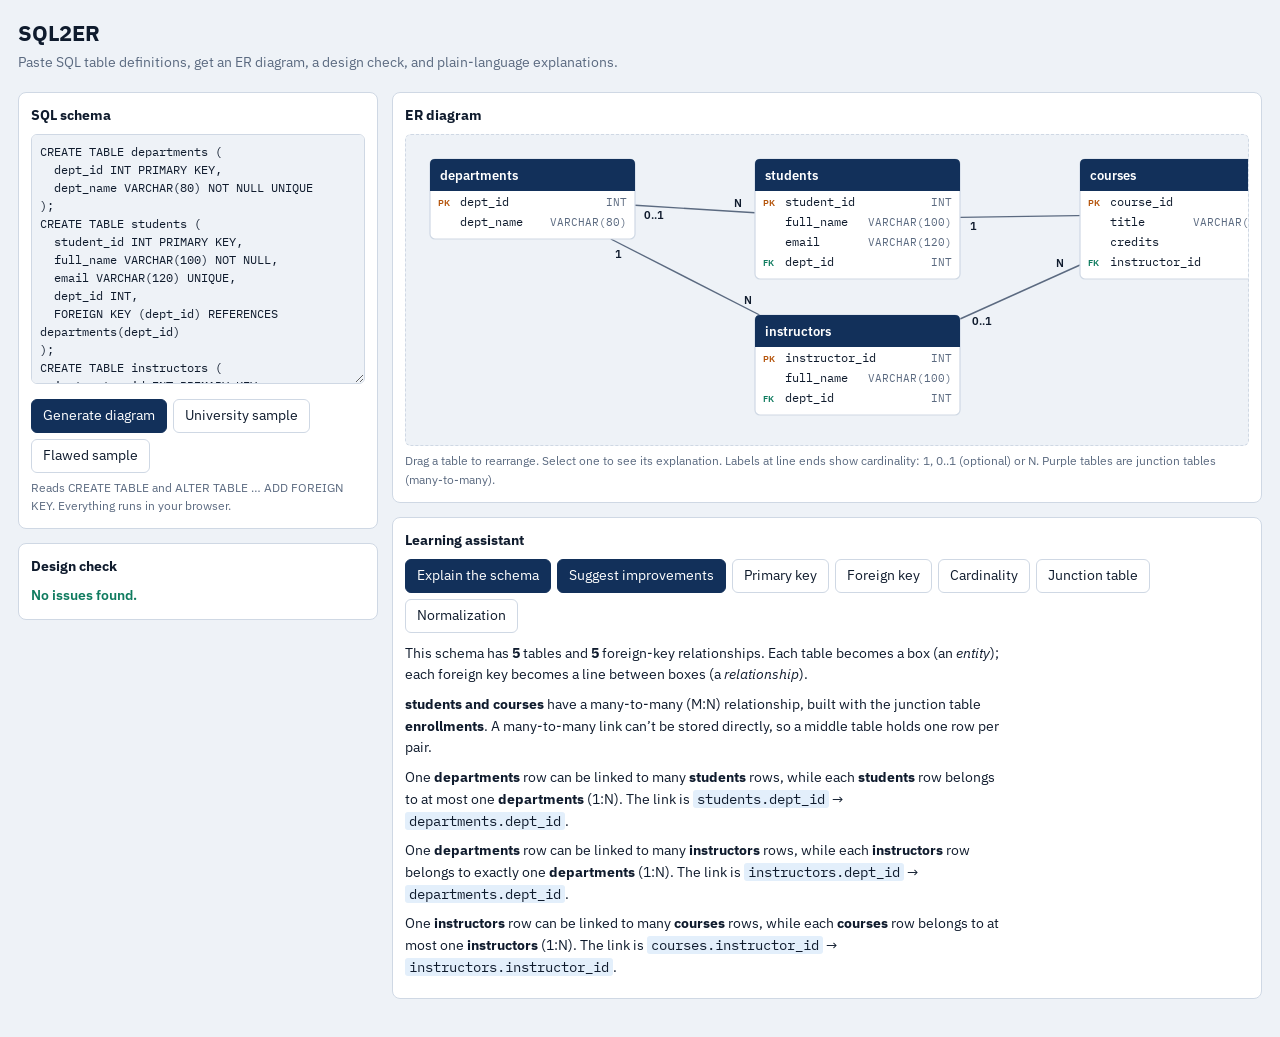
<file: index.html>
<!DOCTYPE html>
<html lang="en">
<head>
  <meta charset="utf-8">
  <meta name="viewport" content="width=device-width, initial-scale=1, viewport-fit=cover">
  <meta name="theme-color" content="#0d1420">
  <title>SQL2ER</title>

  <link rel="preconnect" href="https://fonts.googleapis.com">
  <link rel="preconnect" href="https://fonts.gstatic.com" crossorigin>
  <link href="https://fonts.googleapis.com/css2?family=IBM+Plex+Sans:wght@400;600&family=IBM+Plex+Mono:wght@400;500&display=swap" rel="stylesheet">

  <!-- These filenames match the files in your GitHub repository. -->
  <link rel="stylesheet" href="./style.css">
</head>
<body>
  <header>
    <h1>SQL2ER</h1>
    <p class="sub">Paste SQL table definitions, get an ER diagram, a design check, and plain-language explanations.</p>
  </header>

  <main>
    <section>
      <div class="card">
        <h3>SQL schema</h3>
        <textarea id="sql" spellcheck="false" aria-label="SQL schema"></textarea>
        <div class="row">
          <button id="go">Generate diagram</button>
          <button class="g" data-s="uni">University sample</button>
          <button class="g" data-s="bad">Flawed sample</button>
        </div>
        <p class="hint">Reads CREATE TABLE and ALTER TABLE … ADD FOREIGN KEY. Everything runs in your browser.</p>
      </div>
      <div class="card">
        <h3 id="ih">Design check</h3>
        <ul id="iss"></ul>
      </div>
    </section>

    <section>
      <div class="card">
        <h3>ER diagram</h3>
        <div id="dia">
          <svg id="svg" width="600" height="300" role="img" aria-label="ER diagram"></svg>
        </div>
        <p class="hint">Drag a table to rearrange. Select one to see its explanation. Labels at line ends show cardinality: 1, 0..1 (optional) or N. Purple tables are junction tables (many-to-many).</p>
      </div>
      <div class="card">
        <h3>Learning assistant</h3>
        <div class="chips" id="chips"></div>
        <div id="out"></div>
      </div>
    </section>
  </main>

  <!-- The repository file is named script.js, not SQL2ER.js. -->
  <script src="./script.js" defer></script>
</body>
</html>
</file>
<file: style.css>
:root{--bg:#eef2f7;--card:#fff;--ink:#0f1b2d;--mut:#5b6a80;--line:#cfd8e4;--acc:#12305a;--hi:#0b78d1;--pk:#b45309;--fk:#0f7b5f;--jn:#6d4fc2;--hi-bg:#e3effb;box-sizing:border-box;padding-top:env(safe-area-inset-top,0px);padding-bottom:env(safe-area-inset-bottom,0px)}
@media(prefers-color-scheme:dark){:root:not([data-theme="light"]){--bg:#0d1420;--card:#16202f;--ink:#e6edf7;--mut:#93a3ba;--line:#2a3a52;--acc:#2b5da3;--hi:#5ab0ff;--pk:#f2b45a;--fk:#4cd0a5;--jn:#a58cf0;--hi-bg:#1a2c44}}
:root[data-theme="dark"]{--bg:#0d1420;--card:#16202f;--ink:#e6edf7;--mut:#93a3ba;--line:#2a3a52;--acc:#2b5da3;--hi:#5ab0ff;--pk:#f2b45a;--fk:#4cd0a5;--jn:#a58cf0;--hi-bg:#1a2c44}
*{box-sizing:border-box}
html{scroll-padding-top:env(safe-area-inset-top,0px)}
body{margin:0;background:var(--bg);color:var(--ink);font:14px/1.55 "IBM Plex Sans",system-ui,sans-serif}
header{padding:16px 18px 6px}
h1{font-size:22px;margin:0;letter-spacing:-.01em}
.sub{color:var(--mut);margin:2px 0 0}
main{display:grid;grid-template-columns:minmax(270px,360px) minmax(0,1fr);gap:14px;padding:12px 18px 24px;align-items:start}
@media(max-width:860px){main{grid-template-columns:1fr}}
.card{background:var(--card);border:1px solid var(--line);border-radius:8px;padding:12px;margin-bottom:14px}
h3{font-size:14px;margin:0 0 8px}
h4{margin:0 0 4px;font-size:15px}
textarea{width:100%;height:250px;font:12px/1.5 "IBM Plex Mono",ui-monospace,monospace;background:var(--bg);color:var(--ink);border:1px solid var(--line);border-radius:6px;padding:8px;resize:vertical}
.row{display:flex;gap:6px;flex-wrap:wrap;margin-top:8px}
button{font:inherit;background:var(--acc);color:#fff;border:1px solid var(--acc);border-radius:6px;padding:5px 11px;cursor:pointer}
button.g{background:transparent;color:var(--ink);border-color:var(--line)}
button:focus-visible,li:focus-visible{outline:2px solid var(--hi);outline-offset:2px}
#dia{overflow:auto;max-height:600px;background:var(--bg);border:1px dashed var(--line);border-radius:6px}
#svg{display:block}
.tb{fill:var(--card);stroke:var(--line);stroke-width:1.2}
.sel .tb{stroke:var(--hi);stroke-width:2.4}
.hd{fill:var(--acc)}.hj{fill:var(--jn)}
.tn{fill:#fff;font:600 13px "IBM Plex Sans",sans-serif}
.cn{fill:var(--ink);font:12px "IBM Plex Mono",monospace}
.ct{fill:var(--mut);font:10.5px "IBM Plex Mono",monospace}
.bk{font:600 9px "IBM Plex Sans",sans-serif}
.ln{stroke:var(--mut);stroke-width:1.4;fill:none}.ln.on{stroke:var(--hi);stroke-width:2.4}
.cl{fill:var(--ink);font:600 11px "IBM Plex Sans",sans-serif}
.hint{color:var(--mut);font-size:12px;margin:6px 0 0}
ul{list-style:none;margin:0;padding:0}
li.is{padding:7px 8px;border:1px solid var(--line);border-radius:6px;margin-bottom:6px;cursor:pointer}
li.is:hover{background:var(--hi-bg)}
.pill{display:inline-block;font-size:11px;font-weight:600;border-radius:4px;padding:0 6px;margin-right:6px;color:#fff}
.high{background:#b93815}.med{background:#a16207}.low{background:#5b6a80}
.fx{display:block;color:var(--mut);font-size:12.5px;margin-top:2px}
#out p{margin:0 0 8px;max-width:75ch}
#out code{font-family:"IBM Plex Mono",monospace;background:var(--hi-bg);padding:0 4px;border-radius:3px}
.chips{display:flex;gap:6px;flex-wrap:wrap;margin-bottom:10px}
.ok{color:var(--fk);font-weight:600}
</file>
<file: SQL2ER.css>
:root{--bg:#eef2f7;--card:#fff;--ink:#0f1b2d;--mut:#5b6a80;--line:#cfd8e4;--acc:#12305a;--hi:#0b78d1;--pk:#b45309;--fk:#0f7b5f;--jn:#6d4fc2;--hi-bg:#e3effb;box-sizing:border-box;padding-top:env(safe-area-inset-top,0px);padding-bottom:env(safe-area-inset-bottom,0px)}
@media(prefers-color-scheme:dark){:root:not([data-theme="light"]){--bg:#0d1420;--card:#16202f;--ink:#e6edf7;--mut:#93a3ba;--line:#2a3a52;--acc:#2b5da3;--hi:#5ab0ff;--pk:#f2b45a;--fk:#4cd0a5;--jn:#a58cf0;--hi-bg:#1a2c44}}
:root[data-theme="dark"]{--bg:#0d1420;--card:#16202f;--ink:#e6edf7;--mut:#93a3ba;--line:#2a3a52;--acc:#2b5da3;--hi:#5ab0ff;--pk:#f2b45a;--fk:#4cd0a5;--jn:#a58cf0;--hi-bg:#1a2c44}
*{box-sizing:border-box}
html{scroll-padding-top:env(safe-area-inset-top,0px)}
body{margin:0;background:var(--bg);color:var(--ink);font:14px/1.55 "IBM Plex Sans",system-ui,sans-serif}
header{padding:16px 18px 6px}
h1{font-size:22px;margin:0;letter-spacing:-.01em}
.sub{color:var(--mut);margin:2px 0 0}
main{display:grid;grid-template-columns:minmax(270px,360px) minmax(0,1fr);gap:14px;padding:12px 18px 24px;align-items:start}
@media(max-width:860px){main{grid-template-columns:1fr}}
.card{background:var(--card);border:1px solid var(--line);border-radius:8px;padding:12px;margin-bottom:14px}
h3{font-size:14px;margin:0 0 8px}
h4{margin:0 0 4px;font-size:15px}
textarea{width:100%;height:250px;font:12px/1.5 "IBM Plex Mono",ui-monospace,monospace;background:var(--bg);color:var(--ink);border:1px solid var(--line);border-radius:6px;padding:8px;resize:vertical}
.row{display:flex;gap:6px;flex-wrap:wrap;margin-top:8px}
button{font:inherit;background:var(--acc);color:#fff;border:1px solid var(--acc);border-radius:6px;padding:5px 11px;cursor:pointer}
button.g{background:transparent;color:var(--ink);border-color:var(--line)}
button:focus-visible,li:focus-visible{outline:2px solid var(--hi);outline-offset:2px}
#dia{overflow:auto;max-height:600px;background:var(--bg);border:1px dashed var(--line);border-radius:6px}
#svg{display:block}
.tb{fill:var(--card);stroke:var(--line);stroke-width:1.2}
.sel .tb{stroke:var(--hi);stroke-width:2.4}
.hd{fill:var(--acc)}.hj{fill:var(--jn)}
.tn{fill:#fff;font:600 13px "IBM Plex Sans",sans-serif}
.cn{fill:var(--ink);font:12px "IBM Plex Mono",monospace}
.ct{fill:var(--mut);font:10.5px "IBM Plex Mono",monospace}
.bk{font:600 9px "IBM Plex Sans",sans-serif}
.ln{stroke:var(--mut);stroke-width:1.4;fill:none}.ln.on{stroke:var(--hi);stroke-width:2.4}
.cl{fill:var(--ink);font:600 11px "IBM Plex Sans",sans-serif}
.hint{color:var(--mut);font-size:12px;margin:6px 0 0}
ul{list-style:none;margin:0;padding:0}
li.is{padding:7px 8px;border:1px solid var(--line);border-radius:6px;margin-bottom:6px;cursor:pointer}
li.is:hover{background:var(--hi-bg)}
.pill{display:inline-block;font-size:11px;font-weight:600;border-radius:4px;padding:0 6px;margin-right:6px;color:#fff}
.high{background:#b93815}.med{background:#a16207}.low{background:#5b6a80}
.fx{display:block;color:var(--mut);font-size:12.5px;margin-top:2px}
#out p{margin:0 0 8px;max-width:75ch}
#out code{font-family:"IBM Plex Mono",monospace;background:var(--hi-bg);padding:0 4px;border-radius:3px}
.chips{display:flex;gap:6px;flex-wrap:wrap;margin-bottom:10px}
.ok{color:var(--fk);font-weight:600}
</file>
